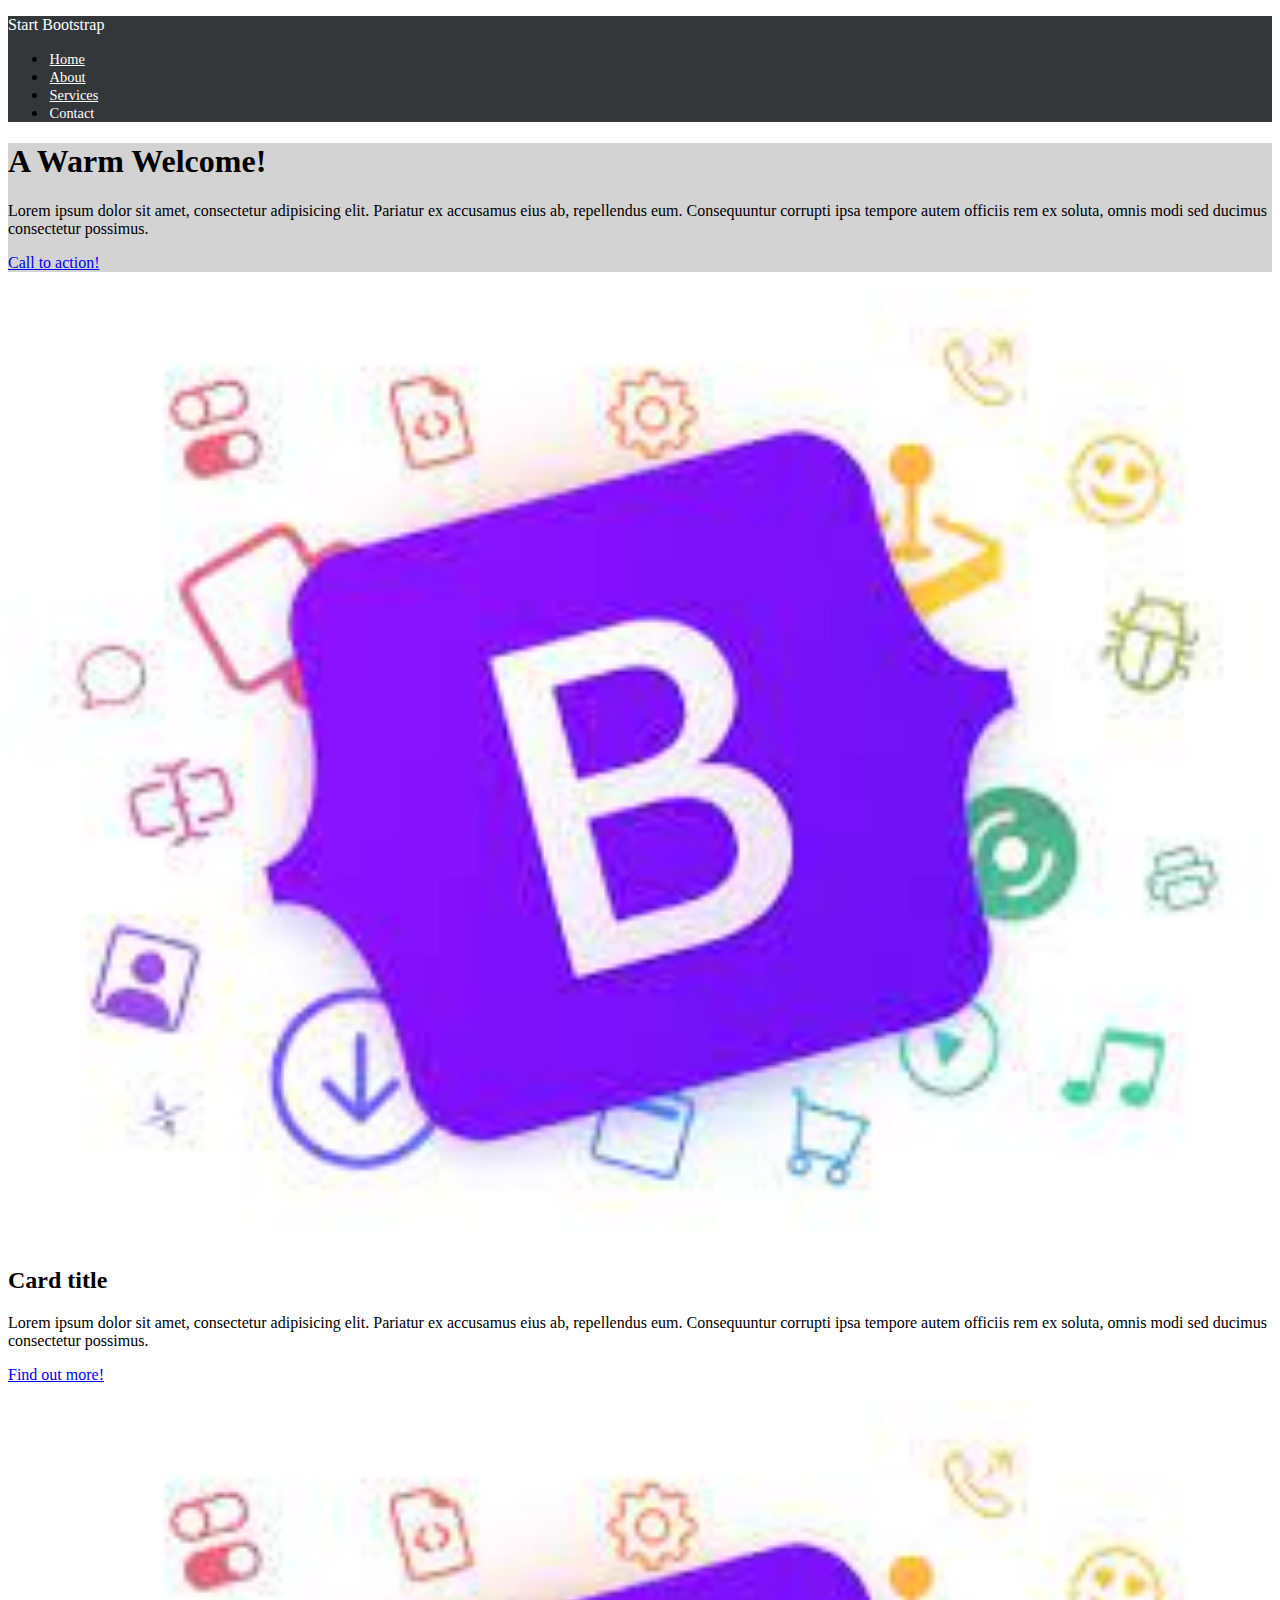
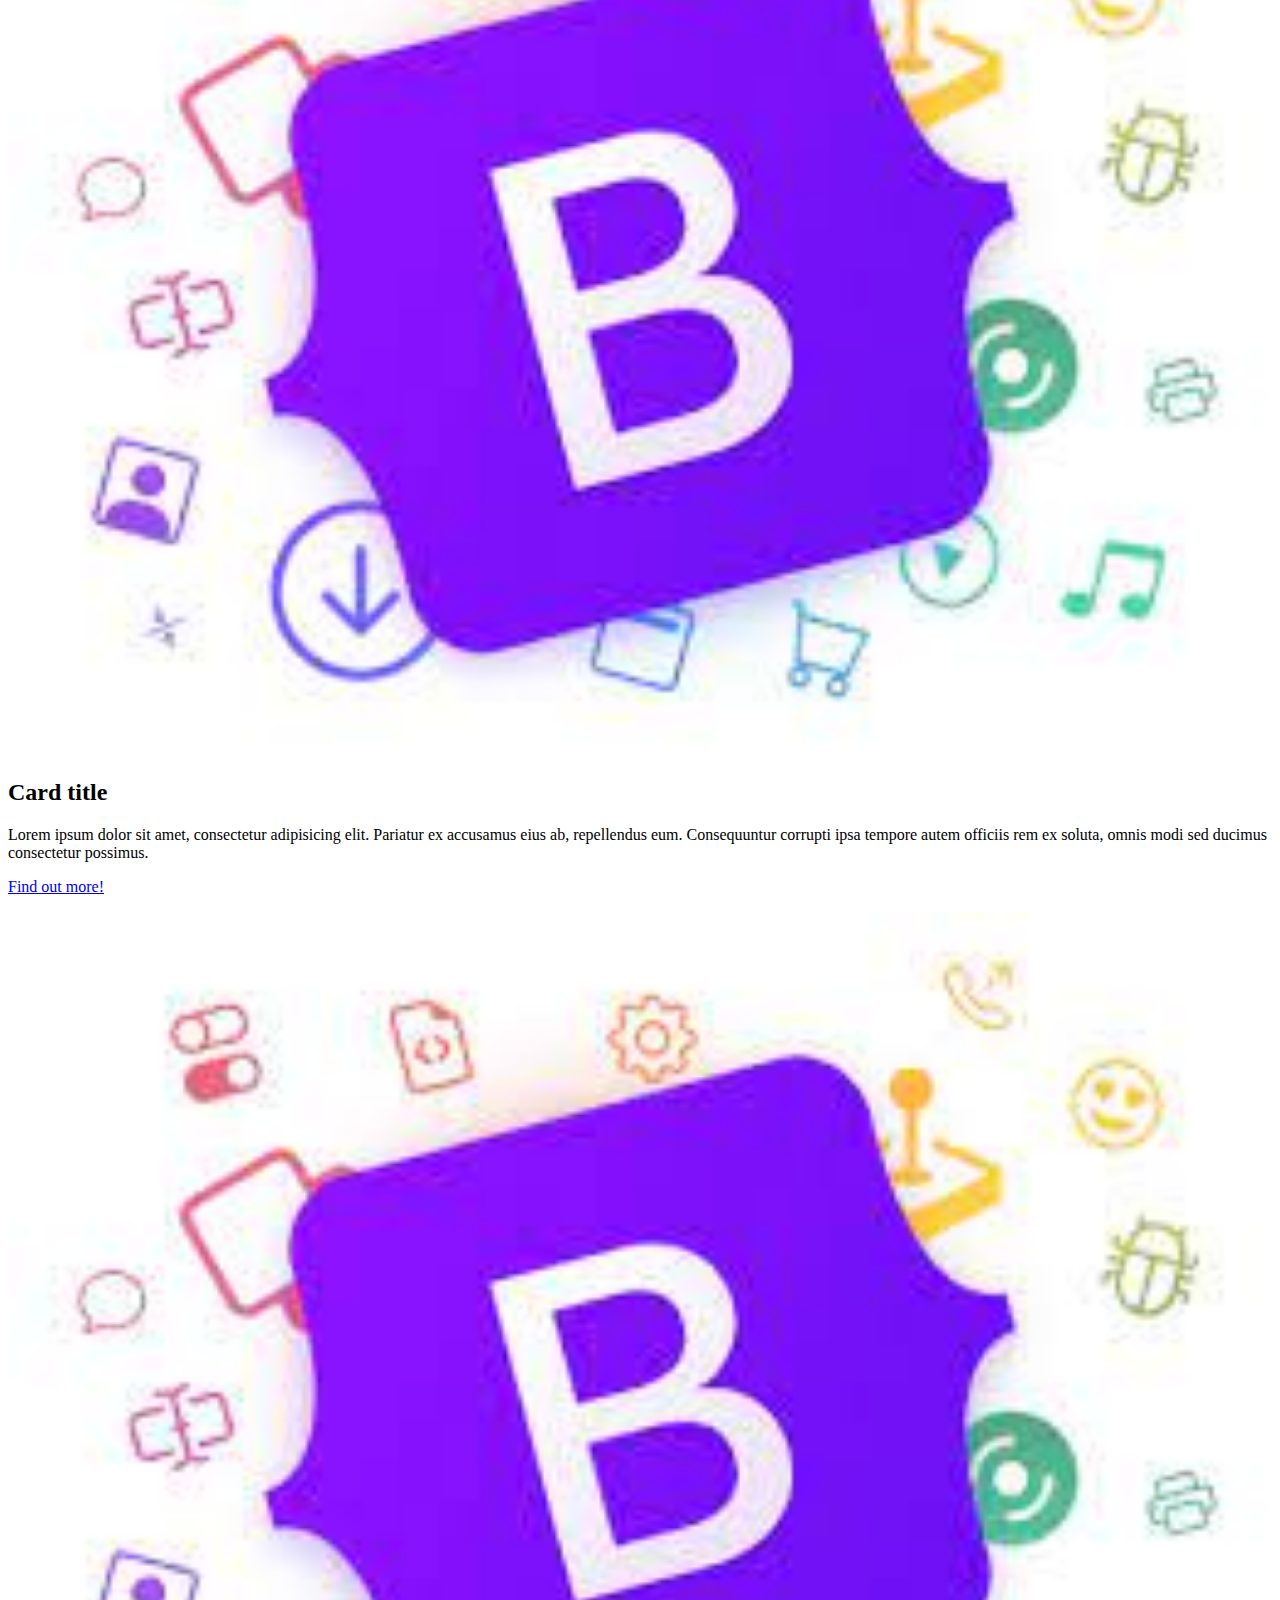
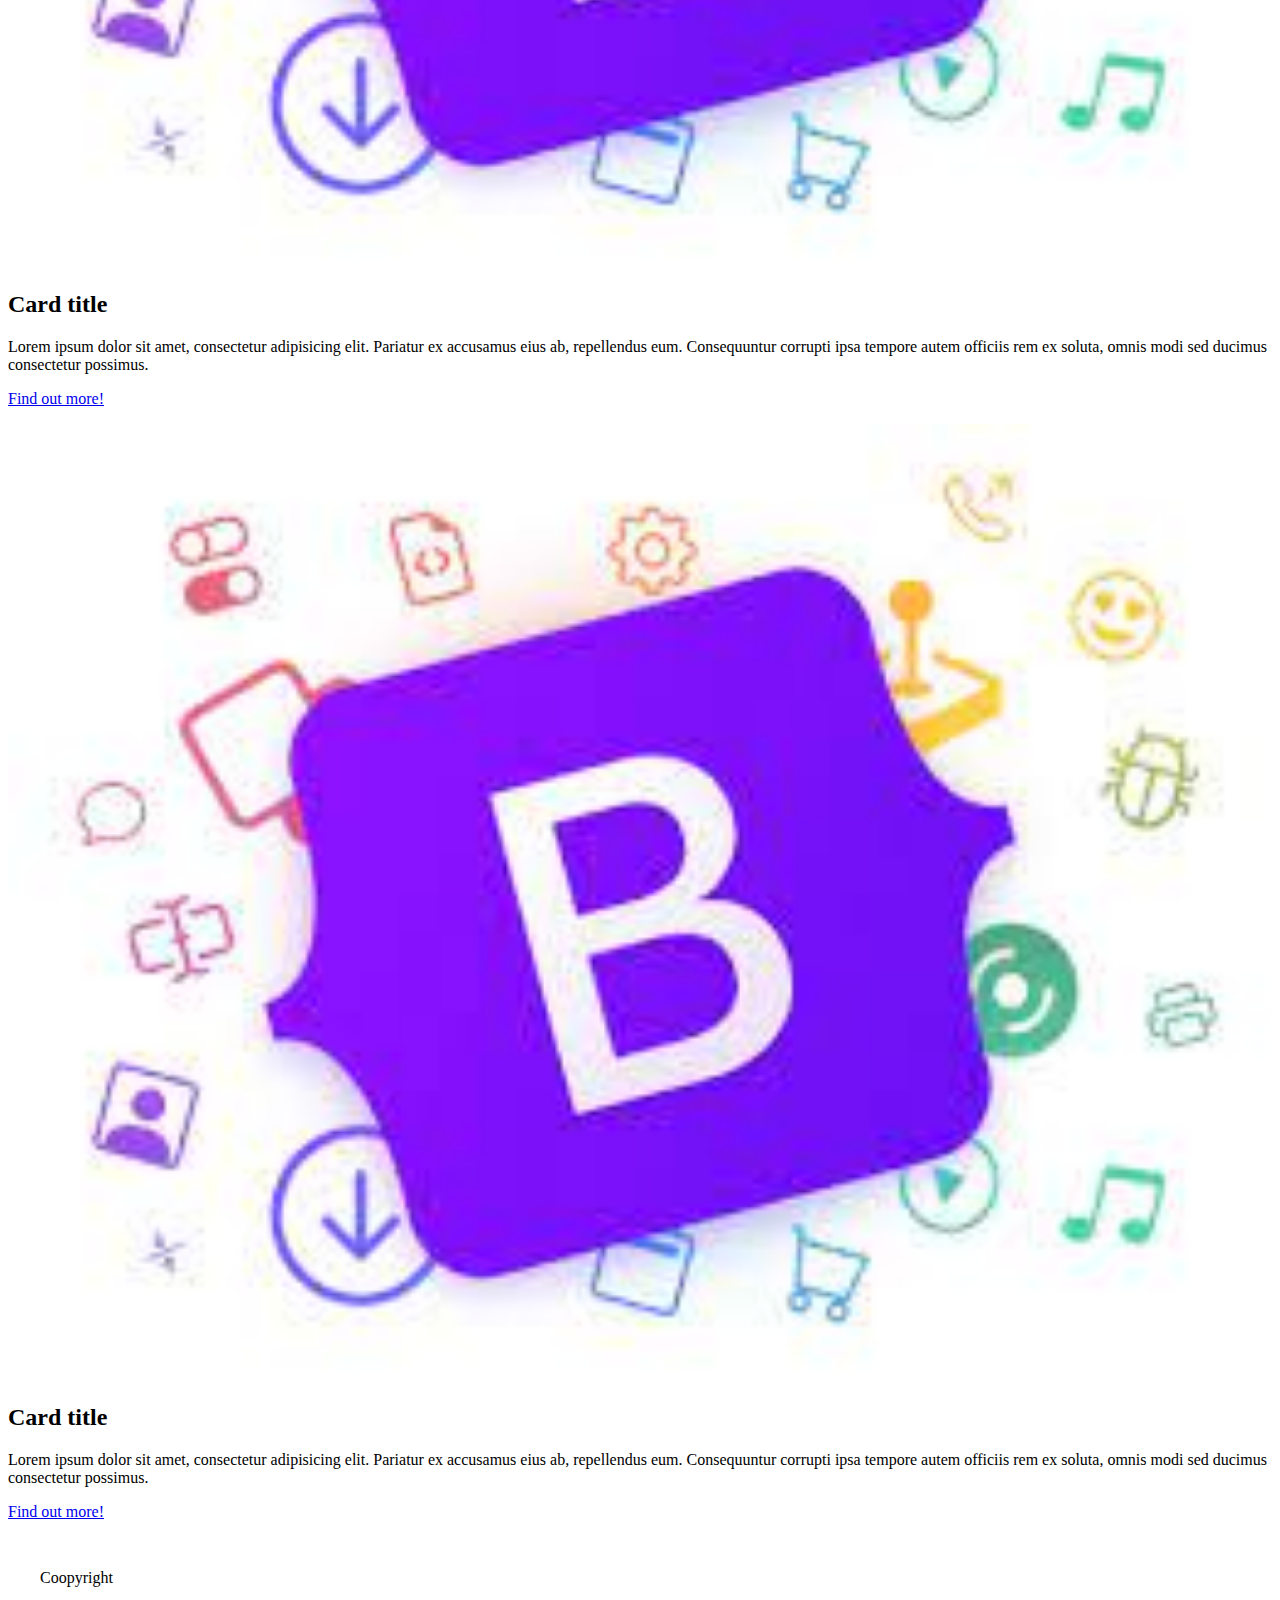
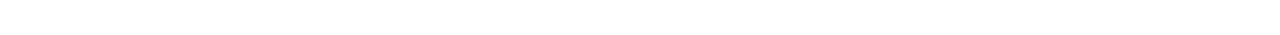
<file: макет с применением Bootstrap/index.html>
<!DOCTYPE html>
<html lang="en">
  <head>
    <meta charset="UTF-8" />
    <meta http-equiv="X-UA-Compatible" content="IE=edge" />
    <meta name="viewport" content="width=device-width, initial-scale=1.0" />
    <meta
      name="viewport"
      content="width=device-width, initial-scale=1, shrink-to-fit=no"
    />
    <link
      href="https://cdn.jsdelivr.net/npm/bootstrap@5.2.2/dist/css/bootstrap.min.css"
      rel="stylesheet"
      integrity="sha384-Zenh87qX5JnK2Jl0vWa8Ck2rdkQ2Bzep5IDxbcnCeuOxjzrPF/et3URy9Bv1WTRi"
      crossorigin="anonymous"
    />
    <script
      src="https://cdn.jsdelivr.net/npm/@popperjs/core@2.11.6/dist/umd/popper.min.js"
      integrity="sha384-oBqDVmMz9ATKxIep9tiCxS/Z9fNfEXiDAYTujMAeBAsjFuCZSmKbSSUnQlmh/jp3"
      crossorigin="anonymous"
    ></script>
    <script
      src="https://cdn.jsdelivr.net/npm/bootstrap@5.2.2/dist/js/bootstrap.min.js"
      integrity="sha384-IDwe1+LCz02ROU9k972gdyvl+AESN10+x7tBKgc9I5HFtuNz0wWnPclzo6p9vxnk"
      crossorigin="anonymous"
    ></script>
    <script
      src="https://cdn.jsdelivr.net/npm/@popperjs/core@2.11.6/dist/umd/popper.min.js"
      integrity="sha384-oBqDVmMz9ATKxIep9tiCxS/Z9fNfEXiDAYTujMAeBAsjFuCZSmKbSSUnQlmh/jp3"
      crossorigin="anonymous"
    ></script>
    <script
      src="https://cdn.jsdelivr.net/npm/bootstrap@5.2.2/dist/js/bootstrap.min.js"
      integrity="sha384-IDwe1+LCz02ROU9k972gdyvl+AESN10+x7tBKgc9I5HFtuNz0wWnPclzo6p9vxnk"
      crossorigin="anonymous"
    ></script>
    <link rel="stylesheet" href="./css.css" />
    <title>Document</title>
  </head>
  <body>
    <div class="container border">
      <div class="row navbg rounded-top">
        <div class="col-2"></div>
        <div class="col-2 background">Start Bootstrap</div>
        <div class="col-4"></div>
        <div class="col-2">
          <ul class="nav">
            <li class="nav-item">
              <a class="nav-link active" aria-current="page" href="#">Home</a>
            </li>
            <li class="nav-item">
              <a class="nav-link" href="#">About</a>
            </li>
            <li class="nav-item">
              <a class="nav-link" href="#">Services</a>
            </li>
            <li class="nav-item">
              <a class="nav-link disabled">Contact</a>
            </li>
          </ul>
        </div>
        <div class="col-2"></div>
      </div>

      <div class="row">
        <div class="col-2"></div>
        <div class="col-8 backgroundjumbo rounded-1">
          <div class="jumbotron">
            <h1>A Warm Welcome!</h1>
            <p>
              Lorem ipsum dolor sit amet, consectetur adipisicing elit. Pariatur
              ex accusamus eius ab, repellendus eum. Consequuntur corrupti ipsa
              tempore autem officiis rem ex soluta, omnis modi sed ducimus
              consectetur possimus.
            </p>
            <p>
              <a class="btn btn-primary btn-lg" href="#" role="button"
                >Call to action!</a
              >
            </p>
          </div>
        </div>
        <div class="col-2"></div>
      </div>

      <div class="row">
        <div class="col-2"></div>

        <div class="col-2 rounded-1 border">
          <div class="jumbotron text-center">
            <div class="thumbnail">
              <img src="./11.jpeg" alt="..." />
            </div>
            <h2>Card title</h2>
            <p>
              Lorem ipsum dolor sit amet, consectetur adipisicing elit. Pariatur
              ex accusamus eius ab, repellendus eum. Consequuntur corrupti ipsa
              tempore autem officiis rem ex soluta, omnis modi sed ducimus
              consectetur possimus.
            </p>
            <p>
              <a class="btn btn-primary btn-lg" href="#" role="button"
                >Find out more!</a
              >
            </p>
          </div>
        </div>

        <div class="col-2 rounded-1 border">
          <div class="thumbnail">
            <img src="./11.jpeg" alt="..." />
          </div>
          <div class="jumbotron text-center">
            <h2>Card title</h2>
            <p>
              Lorem ipsum dolor sit amet, consectetur adipisicing elit. Pariatur
              ex accusamus eius ab, repellendus eum. Consequuntur corrupti ipsa
              tempore autem officiis rem ex soluta, omnis modi sed ducimus
              consectetur possimus.
            </p>
            <p>
              <a class="btn btn-primary btn-lg" href="#" role="button"
                >Find out more!</a
              >
            </p>
          </div>
        </div>
        <div class="col-2 rounded-1 border">
          <div class="jumbotron text-center">
            <div class="thumbnail">
              <img src="./11.jpeg" alt="..." />
            </div>
            <h2>Card title</h2>
            <p>
              Lorem ipsum dolor sit amet, consectetur adipisicing elit. Pariatur
              ex accusamus eius ab, repellendus eum. Consequuntur corrupti ipsa
              tempore autem officiis rem ex soluta, omnis modi sed ducimus
              consectetur possimus.
            </p>
            <p>
              <a class="btn btn-primary btn-lg" href="#" role="button"
                >Find out more!</a
              >
            </p>
          </div>
        </div>

        <div class="col-2 rounded-1 border">
          <div class="thumbnail">
            <img src="./11.jpeg" alt="..." />
          </div>
          <div class="jumbotron text-center">
            <h2>Card title</h2>
            <p>
              Lorem ipsum dolor sit amet, consectetur adipisicing elit. Pariatur
              ex accusamus eius ab, repellendus eum. Consequuntur corrupti ipsa
              tempore autem officiis rem ex soluta, omnis modi sed ducimus
              consectetur possimus.
            </p>
            <p>
              <a class="btn btn-primary btn-lg" href="#" role="button"
                >Find out more!</a
              >
            </p>
          </div>
        </div>
        <div class="col-2"></div>
      </div>

      <div class="row">
        <div class="col bg-secondary text-light text-center rounded-bottom">
          Coopyright
        </div>
      </div>
    </div>

    <script
      src="https://cdn.jsdelivr.net/npm/@popperjs/core@2.11.6/dist/umd/popper.min.js"
      integrity="sha384-oBqDVmMz9ATKxIep9tiCxS/Z9fNfEXiDAYTujMAeBAsjFuCZSmKbSSUnQlmh/jp3"
      crossorigin="anonymous"
    ></script>
    <script
      src="https://cdn.jsdelivr.net/npm/bootstrap@5.2.2/dist/js/bootstrap.min.js"
      integrity="sha384-IDwe1+LCz02ROU9k972gdyvl+AESN10+x7tBKgc9I5HFtuNz0wWnPclzo6p9vxnk"
      crossorigin="anonymous"
    ></script>
  </body>
</html>
</file>
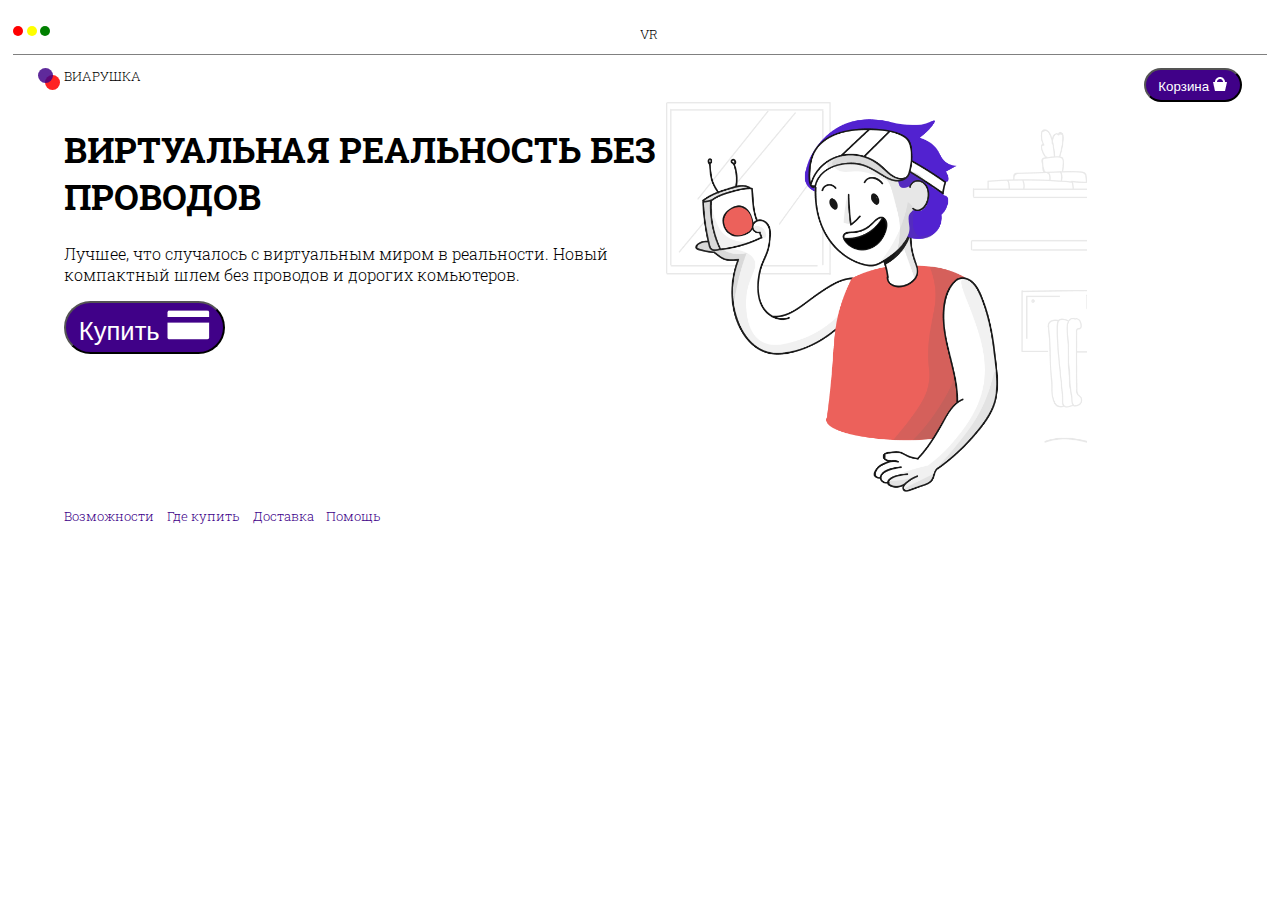
<file: БЭМ/1/index.html>
<!DOCTYPE html>
<html lang="en">
  <head>
    <meta charset="UTF-8" />
    <meta http-equiv="X-UA-Compatible" content="IE=edge" />
    <meta name="viewport" content="width=device-width, initial-scale=1.0" />
    <link rel="preconnect" href="https://fonts.googleapis.com" />
    <link rel="preconnect" href="https://fonts.gstatic.com" crossorigin />
    <link
      href="https://fonts.googleapis.com/css2?family=Roboto+Slab:wght@300;400&display=swap"
      rel="stylesheet"
    />
    <link rel="stylesheet" href="./style/style.css" />
    <title>Document</title>
  </head>
  <body>
    <div class="wrapper">
      <div class="header">
        <div class="header__logo logo">
          <div class="logo__round1"></div>
          <div class="logo__round2"></div>
          <div class="logo__round3"></div>
        </div>
        <div class="header__title title">
          <div class="title__text">VR</div>
        </div>
      </div>

      <div class="main">
        <div class="cart">
          <div class="cart__wr-brandname">
            <div class="cart__wr-round round">
              <div class="round__round1"></div>
              <div class="round__round2"></div>
            </div>
            <div class="cart__title">ВИАРУШКА</div>
          </div>
          <button class="cart__btn btn">
            Корзина
            <img src="./Pic/icocart.png" alt="cart" class="cart__img" />
          </button>
        </div>
        <div class="vr">
          <div class="vr__card card">
            <h1 class="card__title">ВИРТУАЛЬНАЯ РЕАЛЬНОСТЬ БЕЗ ПРОВОДОВ</h1>
            <p class="card__text">
              Лучшее, что случалось с виртуальным миром в реальности. Новый
              компактный шлем без проводов и дорогих комьютеров.
            </p>
            <button class="card__button">
              Купить
              <img src="./Pic/ico.png" alt="card" class="card__img" />
            </button>
          </div>
          <div class="vr__wr-img">
            <img src="./Pic/man.png" alt="man" class="vr__img" />
          </div>
        </div>
      </div>

      <div class="footer">
        <div class="footer__nav nav">
          <div class="nav__link">Возможности</div>
          <div class="nav__link">Где купить</div>
          <div class="nav__link">Доставка</div>
          <div class="nav__link">Помощь</div>
        </div>
      </div>
    </div>
  </body>
</html>
</file>
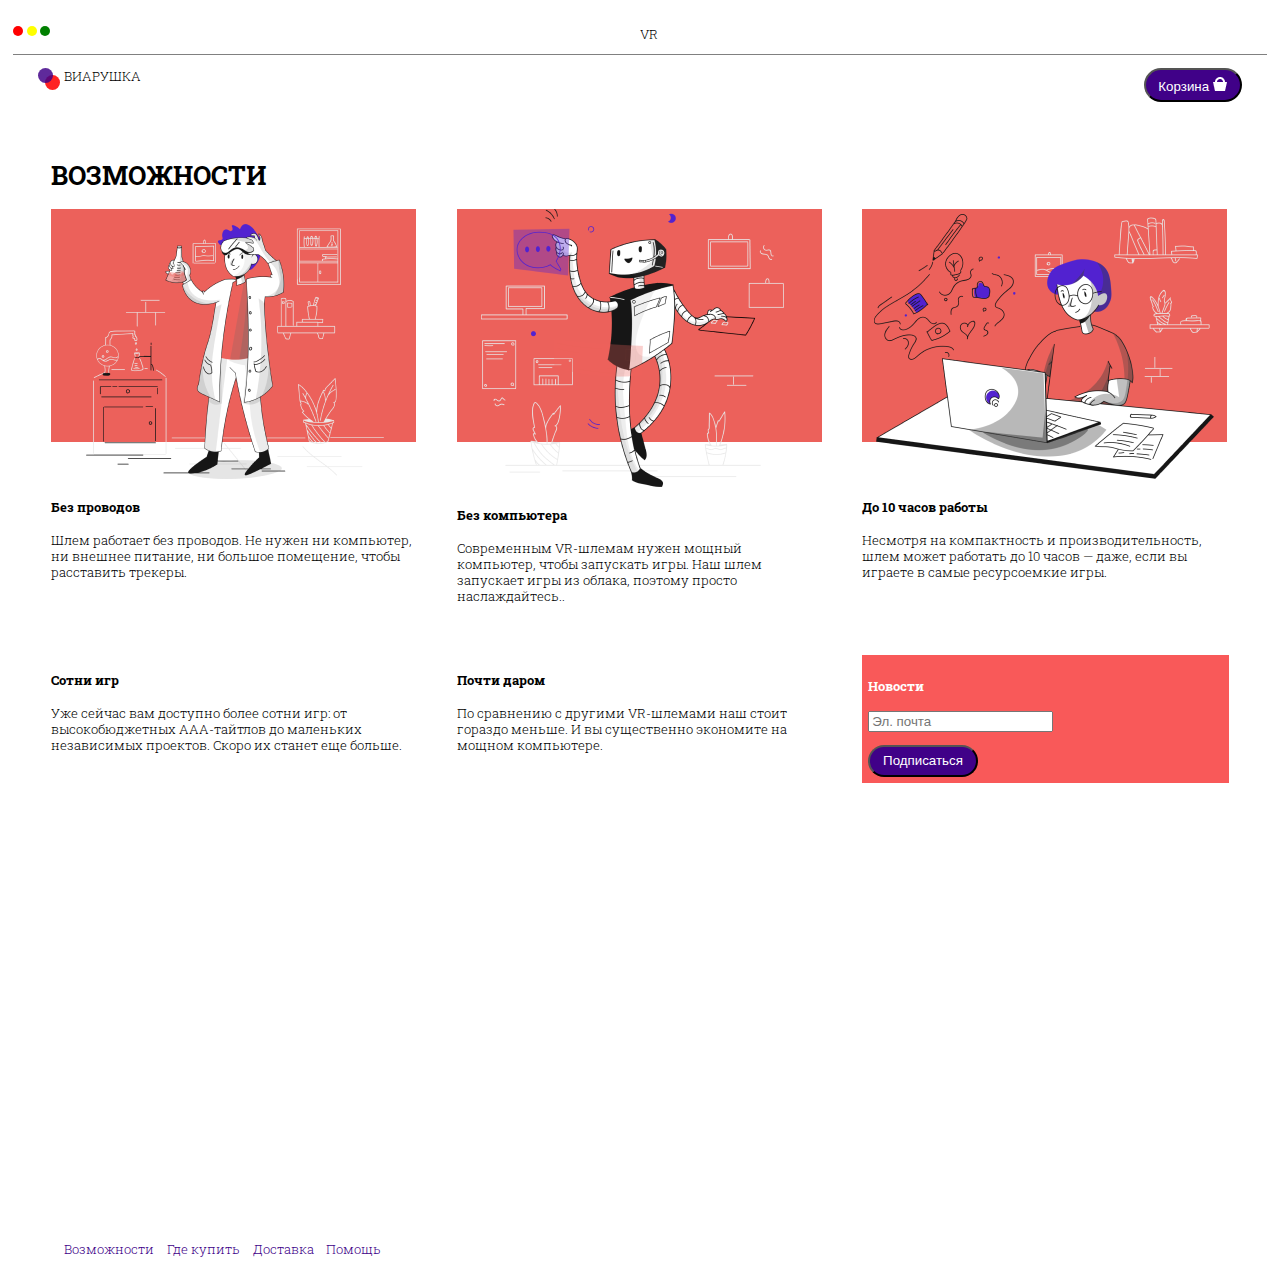
<file: БЭМ/2/index.html>
<!DOCTYPE html>
<html lang="en">
  <head>
    <meta charset="UTF-8" />
    <meta http-equiv="X-UA-Compatible" content="IE=edge" />
    <meta name="viewport" content="width=device-width, initial-scale=1.0" />
    <link rel="preconnect" href="https://fonts.googleapis.com" />
    <link rel="preconnect" href="https://fonts.gstatic.com" crossorigin />
    <link
      href="https://fonts.googleapis.com/css2?family=Roboto+Slab:wght@300;400&display=swap"
      rel="stylesheet"
    />
    <link rel="stylesheet" href="./style/style.css" />
    <title>Document</title>
  </head>
  <body>
    <div class="wrapper">
      <div class="header">
        <div class="header__logo logo">
          <div class="logo__round1"></div>
          <div class="logo__round2"></div>
          <div class="logo__round3"></div>
        </div>
        <div class="header__title title">
          <div class="title__text">VR</div>
        </div>
      </div>

      <div class="main">
        <div class="cart">
          <div class="cart__wr-brandname">
            <div class="cart__wr-round round">
              <div class="round__round1"></div>
              <div class="round__round2"></div>
            </div>
            <div class="cart__title">ВИАРУШКА</div>
          </div>
          <button class="cart__btn btn">
            Корзина
            <img src="./Pic/icocart.png" alt="cart" class="cart__img" />
          </button>
        </div>
        <div class="oportunity">
            <h1 class="oportunity__title">ВОЗМОЖНОСТИ</h1>
            <div class="oportunity__wr-cards">
              <div class="oportunity__cards cards">
                <div class="cards__wr-img">
                  <img src="./Pic/man.png" alt="man">
                </div>
                <div class="cards__wr-info">
                  <h4 class="cards__title">Без проводов</h4>
                  <p class="cards__text">Шлем работает без проводов. Не нужен ни компьютер, ни внешнее питание, ни большое помещение, чтобы расставить трекеры.</p>
                </div>
              </div>

              <div class="oportunity__cards cards">
                <div class="cards__wr-img">
                  <img src="./Pic/robot.png" alt="robot">
                </div>
                <div class="cards__wr-info">
                  <h4 class="cards__title">Без компьютера</h4>
                  <p class="cards__text">Современным VR-шлемам нужен мощный компьютер, чтобы запускать игры. Наш шлем запускает игры из облака, поэтому просто наслаждайтесь..</p>
                </div>
              </div>

              <div class="oportunity__cards cards">
                <div class="cards__wr-img">
                  <img src="./Pic/computer.png" alt="computer">
                </div>
                <div class="cards__wr-info">
                  <h4 class="cards__title">До 10 часов работы</h4>
                  <p class="cards__text">Несмотря на компактность и производительность, шлем может работать до 10 часов — даже, если вы играете в самые ресурсоемкие игры.</p>
                </div>
              </div>

              <div class="oportunity__cards cards">
                  <div class="cards__wr-info">
                  <h4 class="cards__title">Сотни игр</h4>
                  <p class="cards__text">Уже сейчас вам доступно более сотни игр: от высокобюджетных ААА-тайтлов до маленьких независимых проектов. Скоро их станет еще больше.</p>
                </div>
              </div>

              <div class="oportunity__cards cards">
                <div class="cards__wr-info">
                <h4 class="cards__title">Почти даром</h4>
                <p class="cards__text">По сравнению с другими VR-шлемами наш стоит гораздо меньше. И вы существенно экономите на мощном компьютере.</p>
              </div>
            </div>

            <div class="oportunity__cards cards">
              <div class="cards__wr-infolast">
              <h4 class="cards__titlelast">Новости</h4>
              <input class="cards__input" placeholder="Эл. почта"> </input> <br>
              <button class="cards__button">Подписаться </button>
            </div>
          </div>




</div>
</div>



      <div class="footer">
        <div class="footer__nav nav">
          <div class="nav__link">Возможности</div>
          <div class="nav__link">Где купить</div>
          <div class="nav__link">Доставка</div>
          <div class="nav__link">Помощь</div>
        </div>
      </div>
    </div>
  </body>
</html>
</file>
<file: макет с применением Bootstrap/css.css>
[class^="col"] {
    margin: 1rem 0;
  }
  .navbg {
    background-color: rgb(51, 55, 58);
  }
  .background {
    color: white;
  }
  .backgroundjumbo {
    background-color: lightgrey;
  }
  img {
    width: 100%;
  }
  .nav-link {
    color: white;
    padding: 0.1rem;
    font-size: 0.9rem;
  }
  .bg-secondary {
    padding: 2rem;
  }
  .buttonbg {
    border: solid 0.3px;
    color: lightgrey;
  }
</file>
<file: БЭМ/1/style/style.css>
* {
  box-sizing: border-box;
}

html, body {
  margin: 0;
  padding: 0;
  height: 100%;
}

html {
  font-family: "Roboto Slab", serif;
  font-size: 1.5rem;
  font-weight: 300;
}

.wrapper {
  display: grid;
  grid-template: repeat(3, minmax(min-content, max-content)) 1fr minmax(min-content, max-content)/1fr;
  padding: 1rem;
  margin: 0 auto;
}

.vr .card__button, .cart .btn {
  background-color: rgb(64, 1, 136);
  align-items: center;
  padding: 0.5rem 1rem;
  border-radius: 100px;
  color: white;
}

.header {
  display: flex;
  flex-direction: row;
  padding: 1rem 0;
  justify-content: space-between;
  border-bottom: 0.4px solid gray;
}
.header .logo {
  display: flex;
  flex-direction: row;
  flex: 1 0 50%;
  gap: 0.3rem;
}
.header .logo__round1 {
  height: 10px;
  width: 10px;
  background-color: red;
  border-radius: 50%;
}
.header .logo__round2 {
  height: 10px;
  width: 10px;
  background-color: yellow;
  border-radius: 50%;
}
.header .logo__round3 {
  height: 10px;
  width: 10px;
  background-color: green;
  border-radius: 50%;
}
.header__title {
  flex: 1 0 50%;
}

.cart {
  display: flex;
  flex-direction: row;
  flex-wrap: wrap;
  justify-content: space-between;
  padding-top: 1rem;
}
.cart__wr-brandname {
  display: flex;
  flex-direction: row;
  gap: 2rem;
}
.cart__wr-brandname .round {
  position: relative;
}
.cart__wr-brandname .round__round1 {
  position: absolute;
  height: 15px;
  width: 15px;
  background-color: rgba(64, 1, 136, 0.841);
  border-radius: 50%;
}
.cart__wr-brandname .round__round2 {
  position: absolute;
  z-index: -1;
  top: 7px;
  left: 7px;
  height: 15px;
  width: 15px;
  background-color: rgba(255, 0, 0, 0.868);
  border-radius: 50%;
}
.cart__wr-brandname__title {
  font-weight: 400;
}
.cart .btn {
  margin-right: 2rem;
}

.vr .card__title {
  font-size: 2.75rem;
  font-family: 400;
}
.vr .card__text {
  font-size: 1.25rem;
}
.vr .card__button {
  font-size: 2rem;
  margin-bottom: 2rem;
}
.vr__wr-img {
  flex: 1;
  max-width: 100%;
  width: 100%;
}
.vr__img {
  width: 70%;
  justify-content: center;
}

.footer__nav {
  padding: 1rem;
  display: flex;
  flex-direction: row;
  margin-left: 3rem;
  gap: 1rem;
}
.footer .nav__link {
  color: rgb(64, 1, 136);
}
.footer .nav__link:hover {
  text-decoration: underline;
}

@media screen and (min-width: 768px) {
  html {
    font-size: 1.1rem;
  }
}
@media screen and (min-width: 1024px) {
  html {
    font-size: 0.8rem;
  }
  .cart__wr-brandname {
    margin-left: 2rem;
  }
  .vr {
    display: flex;
    flex-direction: row;
    justify-content: space-between;
  }
  .vr__card {
    flex: 1;
    padding-left: 4rem;
  }
  .vr__wr-img {
    flex: 1;
    max-width: 100%;
    width: 100%;
  }
}/*# sourceMappingURL=style.css.map */
</file>
<file: БЭМ/2/style/style.css>
* {
  box-sizing: border-box;
}

html, body {
  margin: 0;
  padding: 0;
  height: 100%;
}

html {
  font-family: "Roboto Slab", serif;
  font-size: 1.5rem;
  font-weight: 300;
}

.wrapper {
  display: grid;
  grid-template: repeat(3, minmax(min-content, max-content)) 1fr minmax(min-content, max-content)/1fr;
  padding: 1rem;
  margin: 0 auto;
}

.oportunity .cards__button, .cart .btn {
  background-color: rgb(64, 1, 136);
  align-items: center;
  padding: 0.5rem 1rem;
  border-radius: 100px;
  color: white;
}

.header {
  display: flex;
  flex-direction: row;
  padding: 1rem 0;
  justify-content: space-between;
  border-bottom: 0.4px solid gray;
}
.header .logo {
  display: flex;
  flex-direction: row;
  flex: 1 0 50%;
  gap: 0.3rem;
}
.header .logo__round1 {
  height: 10px;
  width: 10px;
  background-color: red;
  border-radius: 50%;
}
.header .logo__round2 {
  height: 10px;
  width: 10px;
  background-color: yellow;
  border-radius: 50%;
}
.header .logo__round3 {
  height: 10px;
  width: 10px;
  background-color: green;
  border-radius: 50%;
}
.header__title {
  flex: 1 0 50%;
}

.cart {
  display: flex;
  flex-direction: row;
  flex-wrap: wrap;
  justify-content: space-between;
  padding-top: 1rem;
}
.cart__wr-brandname {
  display: flex;
  flex-direction: row;
  gap: 2rem;
}
.cart__wr-brandname .round {
  position: relative;
}
.cart__wr-brandname .round__round1 {
  position: absolute;
  height: 15px;
  width: 15px;
  background-color: rgba(64, 1, 136, 0.841);
  border-radius: 50%;
}
.cart__wr-brandname .round__round2 {
  position: absolute;
  z-index: -1;
  top: 7px;
  left: 7px;
  height: 15px;
  width: 15px;
  background-color: rgba(255, 0, 0, 0.868);
  border-radius: 50%;
}
.cart__wr-brandname__title {
  font-weight: 400;
}
.cart .btn {
  margin-right: 2rem;
}

.oportunity {
  display: flex;
  flex-wrap: wrap;
  flex-direction: column;
}
.oportunity .cards__button {
  margin-top: 1rem;
}
.oportunity .cards__wr-infolast {
  padding: 0.5rem;
  background-color: rgba(248, 63, 63, 0.863);
}
.oportunity .cards__titlelast {
  color: white;
}

.footer__nav {
  padding: 1rem;
  display: flex;
  flex-direction: row;
  margin-left: 3rem;
  gap: 1rem;
}
.footer .nav__link {
  color: rgb(64, 1, 136);
}
.footer .nav__link:hover {
  text-decoration: underline;
}

@media screen and (min-width: 768px) {
  html {
    font-size: 1.1rem;
  }
}
@media screen and (min-width: 1024px) {
  html {
    font-size: 0.8rem;
  }
  .cart__wr-brandname {
    margin-left: 2rem;
  }
  .oportunity {
    padding: 3rem;
  }
  .oportunity__wr-cards {
    display: grid;
    grid-template: repeat(2, minmax(min-content, max-content))/repeat(auto-fit, minmax(365px, 1fr));
    gap: 3rem;
  }
  .oportunity .cards____wr-img {
    max-width: 100%;
    width: 100%;
  }
}/*# sourceMappingURL=style.css.map */
</file>
